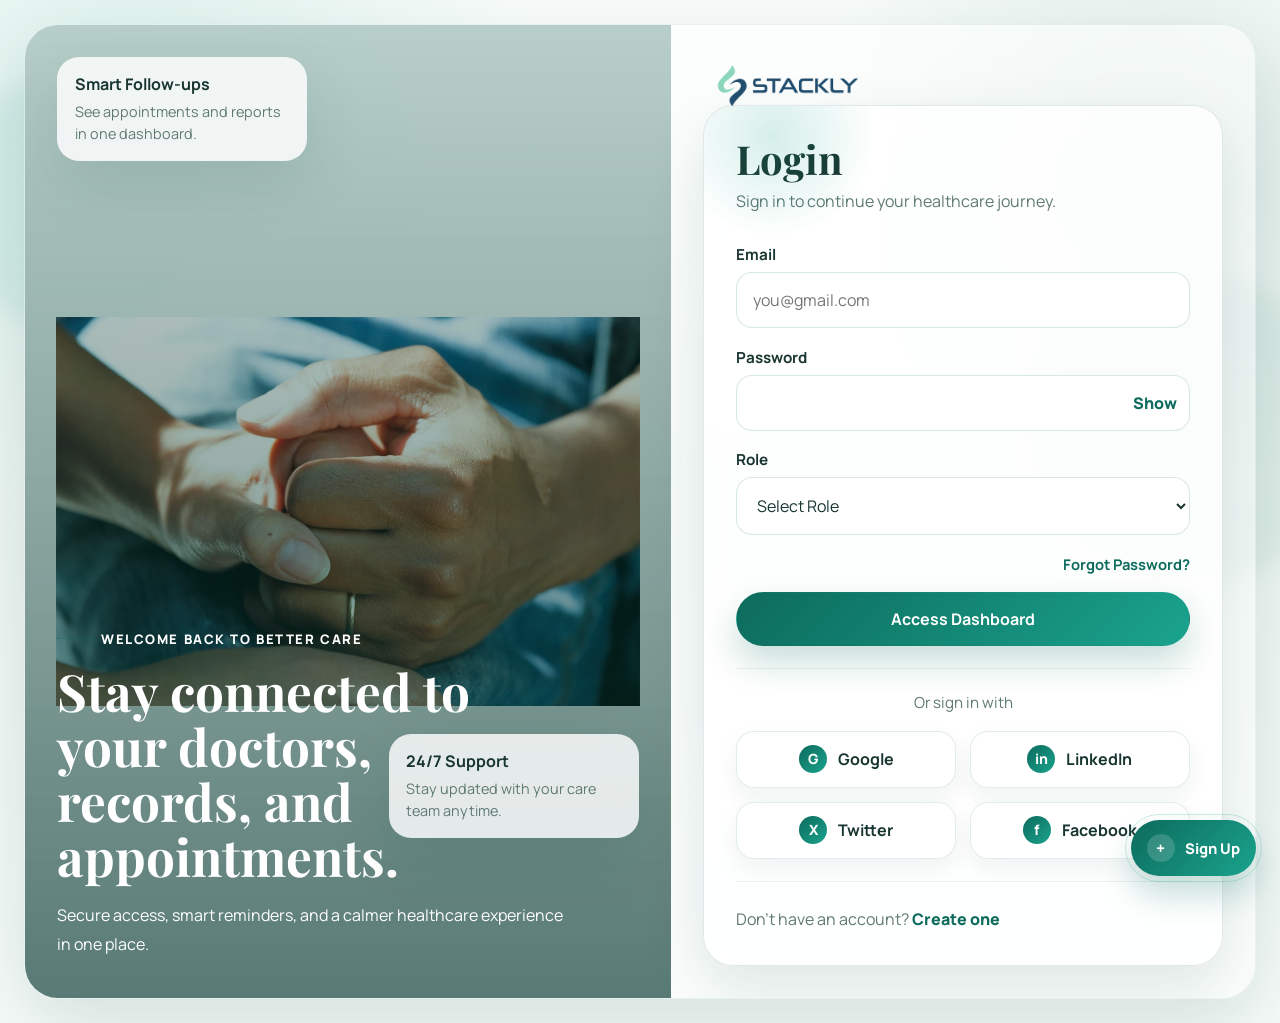
<file: index.html>
<!DOCTYPE html>
<html lang="en">
<head>
    <meta charset="UTF-8">
    <meta http-equiv="refresh" content="0; url=login.html">
    <meta name="viewport" content="width=device-width, initial-scale=1.0">
    <title>Redirecting to Login</title>
    <script>
        window.location.replace('login.html');
    </script>
</head>
<body>
    <p>Redirecting to <a href="login.html">login page</a>...</p>
</body>
</html>
</file>
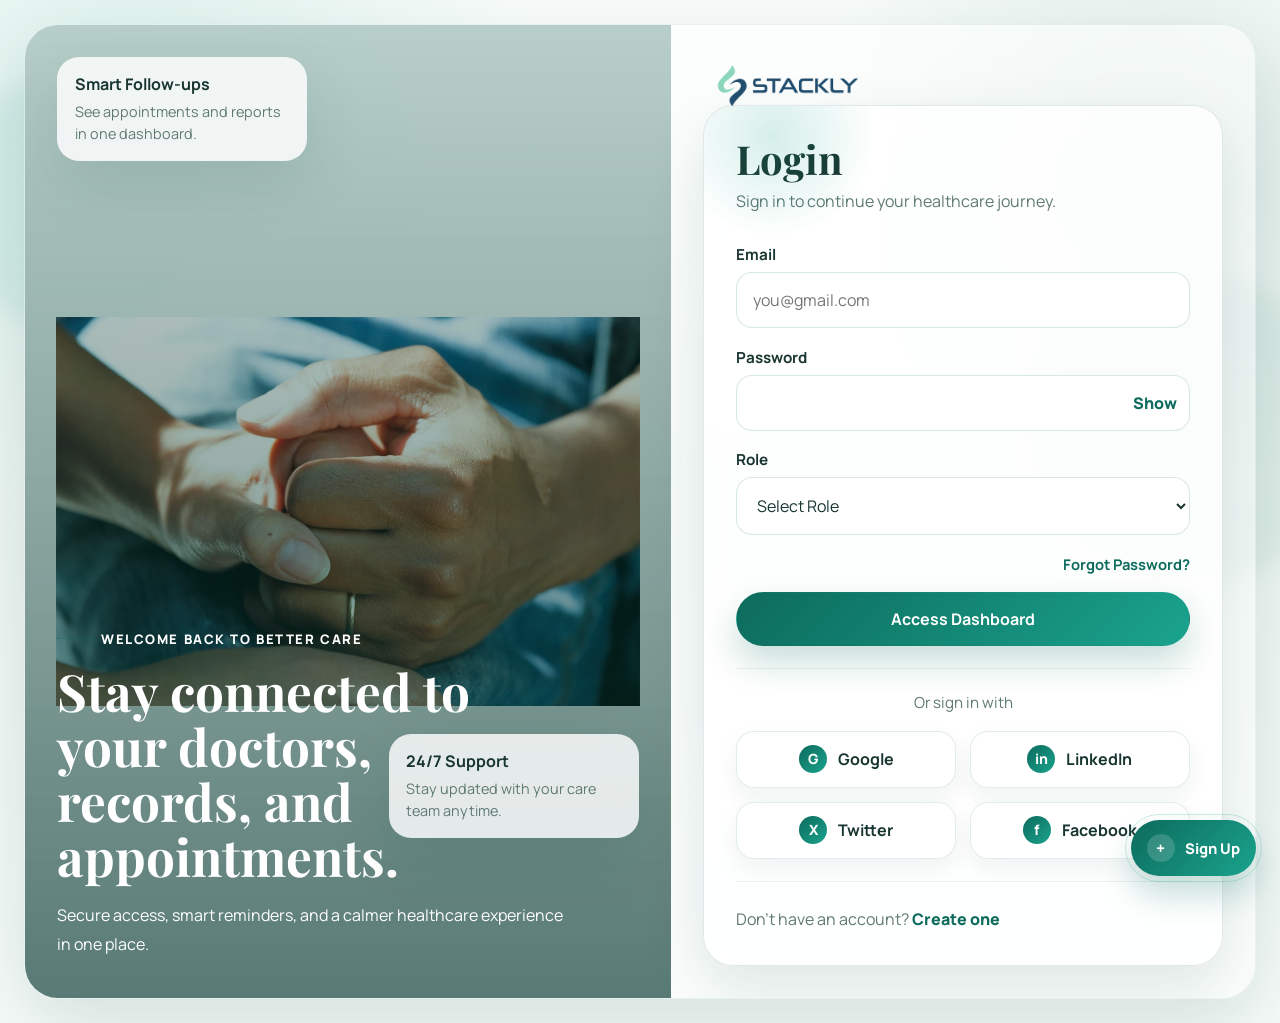
<file: dashboard.html>
<!DOCTYPE html>
<html lang="en">
<head>
    <meta charset="UTF-8">
    <meta name="viewport" content="width=device-width, initial-scale=1.0">
    <meta name="description" content="Responsive Stackly Health AI dashboard optimized for mobile, tablet, and desktop healthcare workflows.">
    <meta name="theme-color" content="#0d6b5d">
    <title>Dashboard | Stackly Health AI</title>
    <link rel="stylesheet" href="style.css">
</head>
<body class="dashboard-page">
    <div class="dashboard-container">
        <aside class="sidebar">
            <div class="sidebar-header">
                <a href="dashboard.html" class="auth-brand sidebar-brand">
                    <img class="site-logo" src="assets/Logo.webp" alt="Stackly logo">
                </a>
                <button type="button" class="sidebar-close" id="sidebarCloseBtn" aria-label="Close dashboard menu">x</button>
            </div>
            <nav class="sidebar-nav">
                <ul>
                    <li class="active"><a href="#" data-section="overviewSection">Dashboard</a></li>
                    <li><a href="#" data-section="appointmentsSection">Appointments</a></li>
                    <li><a href="#" data-section="reportsSection">Reports</a></li>
                    <li><a href="#" id="logoutBtn">Logout</a></li>
                </ul>
            </nav>
        </aside>

        <main class="main-content">
            <header class="dashboard-header">
                <div class="dashboard-header-main">
                    <button type="button" class="dashboard-menu-toggle" id="dashboardMenuToggle" aria-label="Toggle dashboard menu" aria-expanded="false">
                        <span></span>
                        <span></span>
                        <span></span>
                    </button>
                    <div>
                        <p class="dashboard-kicker" id="dashboardKicker">Care command center</p>
                        <h1 id="welcomeMessage">Welcome, User</h1>
                    </div>
                </div>
                <div class="dashboard-user-panel">
                    <span class="dashboard-user-email" id="dashboardUserEmail">user@example.com</span>
                    <button type="button" class="btn btn-outline btn-logout" id="dashboardLogoutBtn">Logout</button>
                </div>
            </header>

            <div class="dashboard-actions" id="dashboardActions">
                <a href="404.html" class="btn btn-primary" id="actionBtn1">Open</a>
                <a href="404.html" class="btn btn-outline" id="actionBtn2">Open</a>
                <a href="404.html" class="btn btn-outline" id="actionBtn3">Open</a>
                <a href="404.html" class="btn btn-outline" id="actionBtn4">Open</a>
            </div>

            <div class="dashboard-content">
                <section id="overviewSection">
                    <div id="doctorDashboard" class="role-dashboard">
                        <div class="role-hero role-hero-doctor" data-animate="zoom-in">
                            <div class="role-hero-copy">
                                <span class="eyebrow">Doctor Workspace</span>
                                <h2>Run your clinic day with faster decisions and calmer patient flow.</h2>
                                <p>Track consultations, review pending follow-ups, and keep your team aligned during a busy shift.</p>
                                <div class="hero-tags">
                                    <span>Ward handoff ready</span>
                                    <span>Lab alerts synced</span>
                                    <span>Focus mode on</span>
                                </div>
                            </div>
                            <div class="hero-orbit">
                                <div class="orbit-card">
                                    <strong>92%</strong>
                                    <span>Schedule utilization</span>
                                </div>
                                <div class="orbit-card orbit-card-alt">
                                    <strong>6</strong>
                                    <span>Critical follow-ups</span>
                                </div>
                            </div>
                        </div>

                        <div class="stats-cards">
                            <div class="stat-card">
                                <div class="stat-icon">MD</div>
                                <div class="stat-info">
                                    <h3>18</h3>
                                    <p>Consultations Today</p>
                                </div>
                            </div>
                            <div class="stat-card">
                                <div class="stat-icon">PT</div>
                                <div class="stat-info">
                                    <h3>34</h3>
                                    <p>Active Patients</p>
                                </div>
                            </div>
                            <div class="stat-card">
                                <div class="stat-icon">RX</div>
                                <div class="stat-info">
                                    <h3>12</h3>
                                    <p>Prescriptions Ready</p>
                                </div>
                            </div>
                            <div class="stat-card">
                                <div class="stat-icon">FU</div>
                                <div class="stat-info">
                                    <h3>4</h3>
                                    <p>Follow-ups Due</p>
                                </div>
                            </div>
                        </div>

                        <div class="charts-section">
                            <div class="chart-card">
                                <h3>Clinic Rhythm</h3>
                                <p class="card-intro">Morning slots are full, while late afternoon still has room for quick reviews.</p>
                                <div class="chart-placeholder">
                                    <div class="chart-bar" style="height: 72%;"></div>
                                    <div class="chart-bar" style="height: 92%;"></div>
                                    <div class="chart-bar" style="height: 68%;"></div>
                                    <div class="chart-bar" style="height: 81%;"></div>
                                </div>
                            </div>
                            <div class="chart-card">
                                <h3>Recovery Trend</h3>
                                <p class="card-intro">Post-treatment recovery scores have stayed above target for the last three days.</p>
                                <div class="chart-placeholder">
                                    <div class="chart-line"></div>
                                </div>
                            </div>
                        </div>

                        <div class="dashboard-grid">
                            <div class="dashboard-panel">
                                <h3>On Duty Team</h3>
                                <div class="dashboard-list">
                                    <div class="dashboard-list-item">
                                        <span>Dr. Emily Smith</span>
                                        <strong>Available</strong>
                                    </div>
                                    <div class="dashboard-list-item">
                                        <span>Dr. Michael Johnson</span>
                                        <strong>In Surgery</strong>
                                    </div>
                                    <div class="dashboard-list-item">
                                        <span>Nurse Sarah Williams</span>
                                        <strong>Ward A</strong>
                                    </div>
                                </div>
                            </div>

                            <div class="dashboard-panel priority-panel">
                                <h3>Priority Queue</h3>
                                <div class="priority-stack">
                                    <div class="priority-item">
                                        <span>Room 12 lab review</span>
                                        <strong>High</strong>
                                    </div>
                                    <div class="priority-item">
                                        <span>Discharge approval for Mr. Cole</span>
                                        <strong>Medium</strong>
                                    </div>
                                    <div class="priority-item">
                                        <span>Cardiology callback</span>
                                        <strong>Today</strong>
                                    </div>
                                </div>
                            </div>
                        </div>

                        <div class="dashboard-panel">
                            <h3>Specialist Team</h3>
                            <p class="card-intro">Keep your care team visible during the shift with a quick view of the specialists leading today’s patient rounds.</p>
                            <div class="doctor-showcase">
                                <article class="doctor-card featured">
                                    <div class="doctor-photo-wrap">
                                        <img class="doctor-photo" src="assets/Emilly smith.webp" alt="Portrait of Dr. Emily Smith">
                                    </div>
                                    <div class="doctor-info">
                                        <h3>Dr. Emily Smith</h3>
                                        <strong class="doctor-role">Cardiology Lead</strong>
                                        <p>Cardiology lead coordinating complex follow-up reviews and ward consults.</p>
                                        <span>On rounds now</span>
                                    </div>
                                </article>
                                <article class="doctor-card">
                                    <div class="doctor-photo-wrap">
                                        <img class="doctor-photo" src="assets/Michael johnson.webp" alt="Portrait of Dr. Michael Johnson">
                                    </div>
                                    <div class="doctor-info">
                                        <h3>Dr. Michael Johnson</h3>
                                        <strong class="doctor-role">General Surgery</strong>
                                        <p>General surgery specialist covering post-op recovery planning and case handoff.</p>
                                        <span>Next surgery at 2:30 PM</span>
                                    </div>
                                </article>
                                <article class="doctor-card">
                                    <div class="doctor-photo-wrap">
                                        <img class="doctor-photo" src="assets/Sarah williams.webp" alt="Portrait of Dr. Sarah Williams">
                                    </div>
                                    <div class="doctor-info">
                                        <h3>Dr. Sarah Williams</h3>
                                        <strong class="doctor-role">Internal Medicine</strong>
                                        <p>Internal medicine consultant monitoring long-term treatment plans and discharge readiness.</p>
                                        <span>Available for consults</span>
                                    </div>
                                </article>
                            </div>
                        </div>

                        <div class="activity-section">
                            <h3>Doctor Activity</h3>
                            <div class="activity-list">
                                <div class="activity-item">
                                    <div class="activity-icon">LAB</div>
                                    <div class="activity-content">
                                        <p>Reviewed blood panel for Patient #212 and flagged one follow-up.</p>
                                        <span>1 hour ago</span>
                                    </div>
                                </div>
                                <div class="activity-item">
                                    <div class="activity-icon">PLAN</div>
                                    <div class="activity-content">
                                        <p>Updated the recovery plan for a post-op patient in Ward B.</p>
                                        <span>3 hours ago</span>
                                    </div>
                                </div>
                                <div class="activity-item">
                                    <div class="activity-icon">RX</div>
                                    <div class="activity-content">
                                        <p>Approved three repeat prescriptions before the pharmacy cutoff.</p>
                                        <span>5 hours ago</span>
                                    </div>
                                </div>
                            </div>
                        </div>
                    </div>

                    <div id="patientDashboard" class="role-dashboard hidden">
                        <div class="role-hero role-hero-patient" data-animate="zoom-in">
                            <div class="role-hero-copy">
                                <span class="eyebrow">Patient Dashboard</span>
                                <h2>Your care journey is easier to follow when every update feels clear and friendly.</h2>
                                <p>See your next visit, track wellness goals, and stay on top of medication and reports without stress.</p>
                                <div class="hero-tags">
                                    <span>Medication reminders</span>
                                    <span>Doctor notes available</span>
                                    <span>Insurance updated</span>
                                </div>
                            </div>
                            <div class="hero-orbit">
                                <div class="orbit-card">
                                    <strong>85%</strong>
                                    <span>Wellness score</span>
                                </div>
                                <div class="orbit-card orbit-card-alt">
                                    <strong>2</strong>
                                    <span>Upcoming visits</span>
                                </div>
                            </div>
                        </div>

                        <div class="stats-cards">
                            <div class="stat-card">
                                <div class="stat-icon">AP</div>
                                <div class="stat-info">
                                    <h3>2</h3>
                                    <p>Upcoming Appointments</p>
                                </div>
                            </div>
                            <div class="stat-card">
                                <div class="stat-icon">RX</div>
                                <div class="stat-info">
                                    <h3>3</h3>
                                    <p>Active Prescriptions</p>
                                </div>
                            </div>
                            <div class="stat-card">
                                <div class="stat-icon">WL</div>
                                <div class="stat-info">
                                    <h3>85%</h3>
                                    <p>Wellness Score</p>
                                </div>
                            </div>
                            <div class="stat-card">
                                <div class="stat-icon">HR</div>
                                <div class="stat-info">
                                    <h3>72 bpm</h3>
                                    <p>Latest Pulse</p>
                                </div>
                            </div>
                        </div>

                        <div class="charts-section">
                            <div class="chart-card">
                                <h3>Weekly Progress</h3>
                                <p class="card-intro">Hydration, movement, and sleep goals are trending in the right direction this week.</p>
                                <div class="chart-placeholder">
                                    <div class="chart-bar" style="height: 58%;"></div>
                                    <div class="chart-bar" style="height: 82%;"></div>
                                    <div class="chart-bar" style="height: 71%;"></div>
                                    <div class="chart-bar" style="height: 88%;"></div>
                                </div>
                            </div>
                            <div class="chart-card">
                                <h3>Medication Consistency</h3>
                                <p class="card-intro">Your reminder completion rate is holding steady with only one missed dose this week.</p>
                                <div class="chart-placeholder">
                                    <div class="chart-line"></div>
                                </div>
                            </div>
                        </div>

                        <div class="dashboard-grid">
                            <div class="dashboard-panel">
                                <h3>Care Plan Summary</h3>
                                <div class="dashboard-list">
                                    <div class="dashboard-list-item">
                                        <span>Prescription refill request</span>
                                        <strong>Today</strong>
                                    </div>
                                    <div class="dashboard-list-item">
                                        <span>Follow-up with Dr. Reed</span>
                                        <strong>Tomorrow</strong>
                                    </div>
                                    <div class="dashboard-list-item">
                                        <span>Lab report review</span>
                                        <strong>Within 24 hrs</strong>
                                    </div>
                                </div>
                            </div>

                            <div class="dashboard-panel priority-panel">
                                <h3>Healthy Habits</h3>
                                <div class="priority-stack">
                                    <div class="priority-item">
                                        <span>Walk for 30 minutes</span>
                                        <strong>Goal</strong>
                                    </div>
                                    <div class="priority-item">
                                        <span>Drink 2 liters of water</span>
                                        <strong>On track</strong>
                                    </div>
                                    <div class="priority-item">
                                        <span>Sleep before 11 PM</span>
                                        <strong>Tonight</strong>
                                    </div>
                                </div>
                            </div>
                        </div>

                        <div class="activity-section">
                            <h3>Patient Notes</h3>
                            <div class="activity-list">
                                <div class="activity-item">
                                    <div class="activity-icon">VISIT</div>
                                    <div class="activity-content">
                                        <p>Your follow-up with Dr. Reed is prepared with notes and questions ready.</p>
                                        <span>Tomorrow, 10:00 AM</span>
                                    </div>
                                </div>
                                <div class="activity-item">
                                    <div class="activity-icon">RX</div>
                                    <div class="activity-content">
                                        <p>Your prescription refill has been approved and sent to the pharmacy.</p>
                                        <span>Today</span>
                                    </div>
                                </div>
                                <div class="activity-item">
                                    <div class="activity-icon">LAB</div>
                                    <div class="activity-content">
                                        <p>A new report is available with a short doctor summary in plain language.</p>
                                        <span>3 hours ago</span>
                                    </div>
                                </div>
                            </div>
                        </div>
                    </div>

                    <div id="adminDashboard" class="role-dashboard hidden">
                        <div class="role-hero role-hero-admin" data-animate="zoom-in">
                            <div class="role-hero-copy">
                                <span class="eyebrow">Admin Control</span>
                                <h2>Keep the platform secure, responsive, and fully staffed across every care workflow.</h2>
                                <p>Watch onboarding, uptime, support requests, and security alerts from one high-visibility command center.</p>
                                <div class="hero-tags">
                                    <span>Approvals pending</span>
                                    <span>Uptime stable</span>
                                    <span>Audit trail live</span>
                                </div>
                            </div>
                            <div class="hero-orbit">
                                <div class="orbit-card">
                                    <strong>99.99%</strong>
                                    <span>Platform uptime</span>
                                </div>
                                <div class="orbit-card orbit-card-alt">
                                    <strong>14</strong>
                                    <span>Pending requests</span>
                                </div>
                            </div>
                        </div>

                        <div class="stats-cards">
                            <div class="stat-card">
                                <div class="stat-icon">USR</div>
                                <div class="stat-info">
                                    <h3>420</h3>
                                    <p>Total Users</p>
                                </div>
                            </div>
                            <div class="stat-card">
                                <div class="stat-icon">DOC</div>
                                <div class="stat-info">
                                    <h3>78</h3>
                                    <p>Active Doctors</p>
                                </div>
                            </div>
                            <div class="stat-card">
                                <div class="stat-icon">REQ</div>
                                <div class="stat-info">
                                    <h3>14</h3>
                                    <p>Pending Requests</p>
                                </div>
                            </div>
                            <div class="stat-card">
                                <div class="stat-icon">ALR</div>
                                <div class="stat-info">
                                    <h3>7</h3>
                                    <p>System Alerts</p>
                                </div>
                            </div>
                        </div>

                        <div class="charts-section">
                            <div class="chart-card">
                                <h3>Platform Usage</h3>
                                <p class="card-intro">Traffic remains high after lunch, with admin approvals peaking just before evening.</p>
                                <div class="chart-placeholder">
                                    <div class="chart-bar" style="height: 91%;"></div>
                                    <div class="chart-bar" style="height: 76%;"></div>
                                    <div class="chart-bar" style="height: 84%;"></div>
                                    <div class="chart-bar" style="height: 96%;"></div>
                                </div>
                            </div>
                            <div class="chart-card">
                                <h3>Account Growth</h3>
                                <p class="card-intro">New registrations continue to rise while verification clearance times are improving.</p>
                                <div class="chart-placeholder">
                                    <div class="chart-line"></div>
                                </div>
                            </div>
                        </div>

                        <div class="dashboard-grid">
                            <div class="dashboard-panel">
                                <h3>Operations Summary</h3>
                                <div class="dashboard-list">
                                    <div class="dashboard-list-item">
                                        <span>Pending approvals</span>
                                        <strong>14</strong>
                                    </div>
                                    <div class="dashboard-list-item">
                                        <span>Security alerts</span>
                                        <strong>7</strong>
                                    </div>
                                    <div class="dashboard-list-item">
                                        <span>Service uptime</span>
                                        <strong>99.99%</strong>
                                    </div>
                                </div>
                            </div>

                            <div class="dashboard-panel priority-panel">
                                <h3>Control Tower</h3>
                                <div class="priority-stack">
                                    <div class="priority-item">
                                        <span>Approve 5 doctor profiles</span>
                                        <strong>Queue</strong>
                                    </div>
                                    <div class="priority-item">
                                        <span>Review API latency spike</span>
                                        <strong>Watch</strong>
                                    </div>
                                    <div class="priority-item">
                                        <span>Rotate weekly audit export</span>
                                        <strong>Today</strong>
                                    </div>
                                </div>
                            </div>
                        </div>

                        <div class="activity-section">
                            <h3>Admin Activity</h3>
                            <div class="activity-list">
                                <div class="activity-item">
                                    <div class="activity-icon">OK</div>
                                    <div class="activity-content">
                                        <p>Approved new doctor accounts and pushed them to live access.</p>
                                        <span>30 minutes ago</span>
                                    </div>
                                </div>
                                <div class="activity-item">
                                    <div class="activity-icon">AUTH</div>
                                    <div class="activity-content">
                                        <p>Reviewed role permissions for staff who changed departments.</p>
                                        <span>2 hours ago</span>
                                    </div>
                                </div>
                                <div class="activity-item">
                                    <div class="activity-icon">SAFE</div>
                                    <div class="activity-content">
                                        <p>Completed the daily security audit with no critical issues detected.</p>
                                        <span>5 hours ago</span>
                                    </div>
                                </div>
                            </div>
                        </div>
                    </div>
                </section>

                <section id="appointmentsSection" class="hidden">
                    <div class="section-header">
                        <h2 id="appointmentsTitle">Appointments</h2>
                        <p id="appointmentsDescription">View upcoming schedules and coordination details.</p>
                    </div>
                    <div class="stats-cards" id="appointmentsStats"></div>
                    <div class="activity-section">
                        <h3 id="appointmentsListTitle">Appointment Details</h3>
                        <div class="activity-list" id="appointmentsList"></div>
                    </div>
                </section>

                <section id="reportsSection" class="hidden">
                    <div class="section-header">
                        <h2 id="reportsTitle">Reports</h2>
                        <p id="reportsDescription">Access recent reports, analytics summaries, and health records.</p>
                    </div>
                    <div class="stats-cards" id="reportsStats"></div>
                    <div class="activity-section">
                        <h3 id="reportsListTitle">Latest Reports</h3>
                        <div class="activity-list" id="reportsList"></div>
                    </div>
                </section>
            </div>
        </main>
    </div>

    <a href="#overviewSection" class="fab-button fab-button-dashboard" aria-label="Back to top of dashboard">
        <span class="fab-icon">^</span>
        <span class="fab-label">Top</span>
    </a>

    <div class="site-orbs" aria-hidden="true">
        <span class="orb orb-one"></span>
        <span class="orb orb-two"></span>
        <span class="orb orb-three"></span>
    </div>

    <script src="script.js"></script>
</body>
</html>
</file>
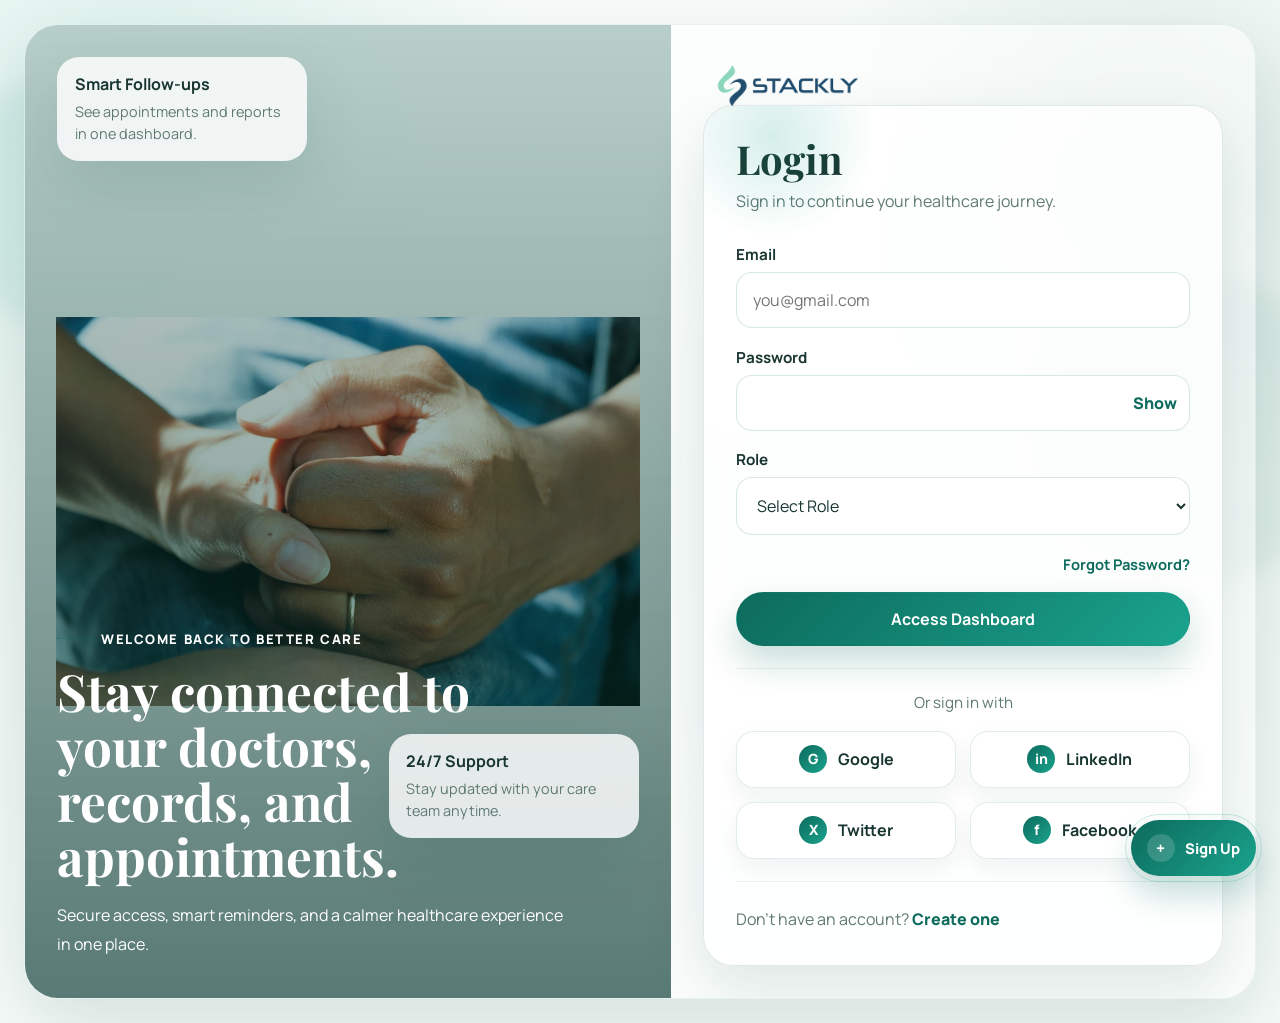
<file: login.html>
<!DOCTYPE html>
<html lang="en">
<head>
    <meta charset="UTF-8">
    <meta name="viewport" content="width=device-width, initial-scale=1.0">
    <meta name="description" content="Secure responsive login for Stackly Health AI with modern healthcare-inspired design across mobile, tablet, and desktop.">
    <meta name="theme-color" content="#0d6b5d">
    <title>Login | Stackly Health AI</title>
    <link rel="preconnect" href="https://fonts.googleapis.com">
    <link rel="preconnect" href="https://fonts.gstatic.com" crossorigin>
    <link href="https://fonts.googleapis.com/css2?family=Manrope:wght@400;500;600;700;800&family=Playfair+Display:wght@600;700&display=swap" rel="stylesheet">
    <link rel="stylesheet" href="style.css">
</head>
<body class="auth-page">
    <div class="auth-shell">
        <section class="auth-visual login-visual" data-animate="fade-right">
            <img src="assets/login page.webp" alt="Doctor helping a patient">
            <div class="auth-visual-overlay"></div>
            <div class="auth-visual-content">
                <span class="eyebrow">Welcome back to better care</span>
                <h1>Stay connected to your doctors, records, and appointments.</h1>
                <p>Secure access, smart reminders, and a calmer healthcare experience in one place.</p>
            </div>
            <div class="auth-floating-card auth-floating-top">
                <strong>Smart Follow-ups</strong>
                <span>See appointments and reports in one dashboard.</span>
            </div>
            <div class="auth-floating-card auth-floating-bottom">
                <strong>24/7 Support</strong>
                <span>Stay updated with your care team anytime.</span>
            </div>
        </section>

        <section class="auth-panel" data-animate="fade-left">
            <a href="index.html" class="auth-brand">
                <img class="site-logo" src="assets/Logo.webp" alt="Stackly logo">
            </a>
            <div class="auth-card auth-card-animated">
                <div class="auth-header">
                    <h2>Login</h2>
                    <p>Sign in to continue your healthcare journey.</p>
                </div>
                <form id="loginForm" class="auth-form" autocomplete="off">
                    <div class="form-group">
                        <label for="email">Email</label>
                        <input type="email" id="email" name="email" placeholder="you@gmail.com" required autocomplete="off" autocorrect="off" autocapitalize="none" spellcheck="false">
                    </div>
                    <div class="form-group">
                        <label for="password">Password</label>
                        <div class="password-input">
                            <input type="password" id="password" name="password" required autocomplete="new-password" autocorrect="off" autocapitalize="none" spellcheck="false">
                            <button type="button" class="password-toggle" id="passwordToggle" aria-label="Toggle password visibility">Show</button>
                        </div>
                    </div>
                    <div class="form-group">
                        <label for="role">Role</label>
                        <select id="role" name="role" required autocomplete="off">
                            <option value="">Select Role</option>
                            <option value="doctor">Doctor</option>
                            <option value="patient">Patient</option>
                            <option value="admin">Admin</option>
                        </select>
                    </div>
                    <div class="form-options">
                        <a href="404.html" class="forgot-password">Forgot Password?</a>
                    </div>
                    <button type="submit" class="btn btn-primary btn-full">Access Dashboard</button>
                    <div class="social-auth">
                        <p>Or sign in with</p>
                        <div class="social-auth-grid">
                            <a href="404.html" class="social-auth-btn" aria-label="Sign in with Google">
                                <span class="social-auth-icon">G</span>
                                <span>Google</span>
                            </a>
                            <a href="404.html" class="social-auth-btn" aria-label="Sign in with LinkedIn">
                                <span class="social-auth-icon">in</span>
                                <span>LinkedIn</span>
                            </a>
                            <a href="404.html" class="social-auth-btn" aria-label="Sign in with Twitter">
                                <span class="social-auth-icon">X</span>
                                <span>Twitter</span>
                            </a>
                            <a href="404.html" class="social-auth-btn" aria-label="Sign in with Facebook">
                                <span class="social-auth-icon">f</span>
                                <span>Facebook</span>
                            </a>
                        </div>
                    </div>
                </form>
                <div class="auth-footer">
                    <p>Don't have an account? <a href="signup.html">Create one</a></p>
                </div>
            </div>
        </section>
    </div>

    <a href="signup.html" class="fab-button" aria-label="Create account">
        <span class="fab-icon">+</span>
        <span class="fab-label">Sign Up</span>
    </a>

    <div class="site-orbs" aria-hidden="true">
        <span class="orb orb-one"></span>
        <span class="orb orb-two"></span>
        <span class="orb orb-three"></span>
    </div>

    <script src="script.js"></script>
</body>
</html>
</file>
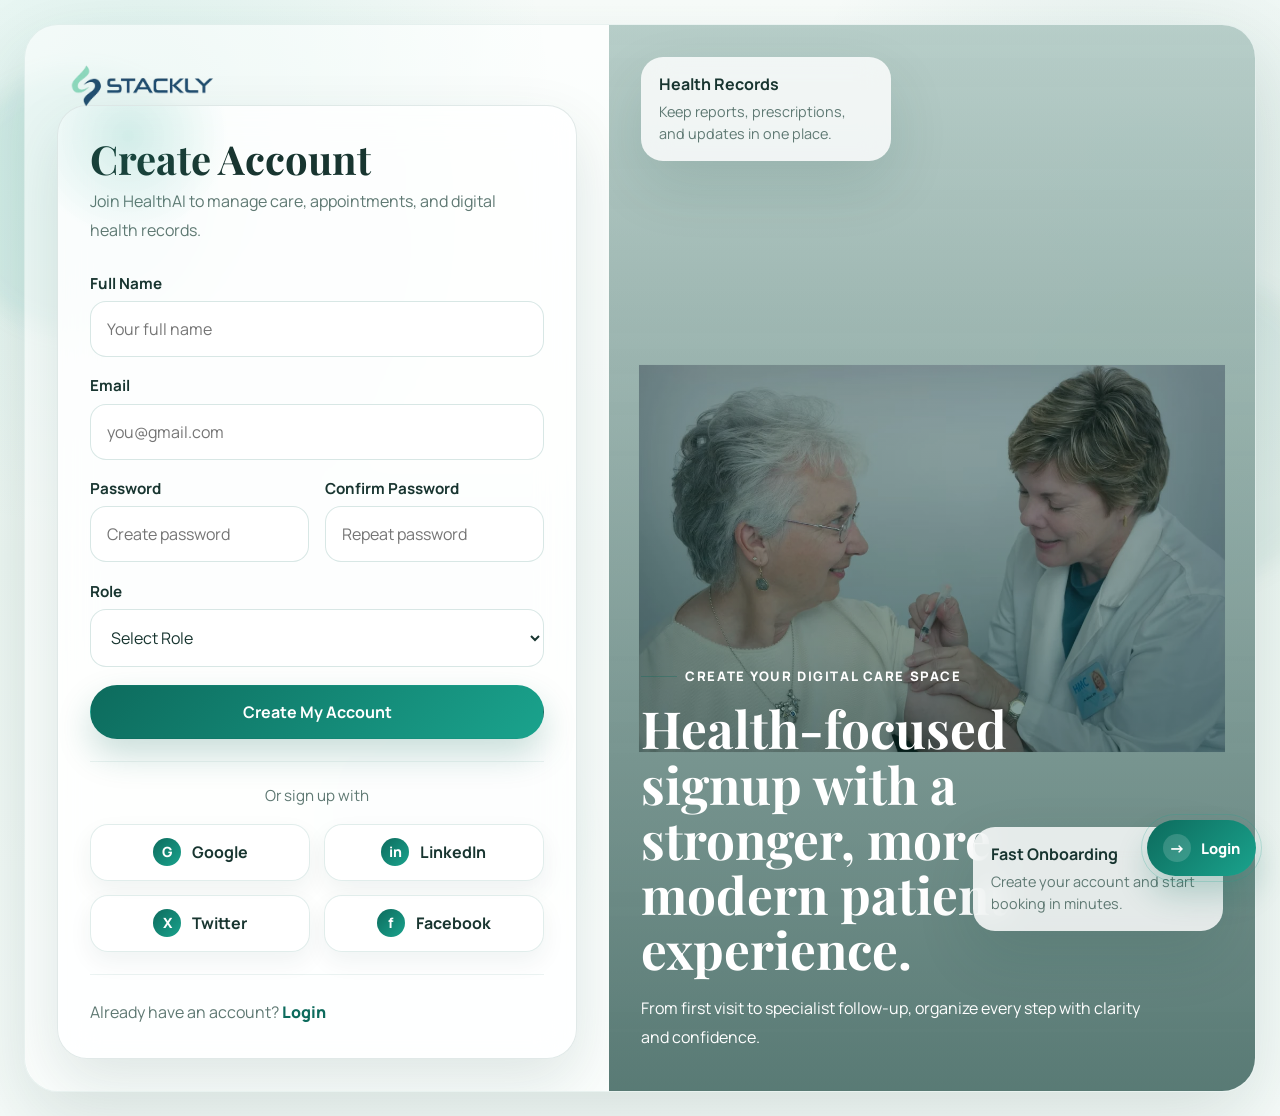
<file: signup.html>
<!DOCTYPE html>
<html lang="en">
<head>
    <meta charset="UTF-8">
    <meta name="viewport" content="width=device-width, initial-scale=1.0">
    <meta name="description" content="Responsive signup experience for Stackly Health AI with premium healthcare styling and mobile-first layout.">
    <meta name="theme-color" content="#0d6b5d">
    <title>Sign Up | Stackly Health AI</title>
    <link rel="preconnect" href="https://fonts.googleapis.com">
    <link rel="preconnect" href="https://fonts.gstatic.com" crossorigin>
    <link href="https://fonts.googleapis.com/css2?family=Manrope:wght@400;500;600;700;800&family=Playfair+Display:wght@600;700&display=swap" rel="stylesheet">
    <link rel="stylesheet" href="style.css">
</head>
<body class="auth-page">
    <div class="auth-shell auth-shell-reverse">
        <section class="auth-panel" data-animate="fade-right">
            <a href="index.html" class="auth-brand">
                <img class="site-logo" src="assets/Logo.webp" alt="Stackly logo">
            </a>
            <div class="auth-card auth-card-animated">
                <div class="auth-header">
                    <h2>Create Account</h2>
                    <p>Join HealthAI to manage care, appointments, and digital health records.</p>
                </div>
                <form id="signupForm" class="auth-form" autocomplete="off">
                    <div class="form-group">
                        <label for="fullname">Full Name</label>
                        <input type="text" id="fullname" name="fullname" placeholder="Your full name" required autocomplete="name" inputmode="text">
                    </div>
                    <div class="form-group">
                        <label for="email">Email</label>
                        <input type="email" id="email" name="email" placeholder="you@gmail.com" required>
                    </div>
                    <div class="form-group two-col">
                        <div>
                            <label for="password">Password</label>
                            <input type="password" id="password" name="password" placeholder="Create password" required>
                        </div>
                        <div>
                            <label for="confirmPassword">Confirm Password</label>
                            <input type="password" id="confirmPassword" name="confirmPassword" placeholder="Repeat password" required>
                        </div>
                    </div>
                    <div class="form-group">
                        <label for="role">Role</label>
                        <select id="role" name="role" required>
                            <option value="">Select Role</option>
                            <option value="doctor">Doctor</option>
                            <option value="patient">Patient</option>
                            <option value="admin">Admin</option>
                        </select>
                    </div>
                    <button type="submit" class="btn btn-primary btn-full">Create My Account</button>
                    <div class="social-auth">
                        <p>Or sign up with</p>
                        <div class="social-auth-grid">
                            <a href="404.html" class="social-auth-btn" aria-label="Sign up with Google">
                                <span class="social-auth-icon">G</span>
                                <span>Google</span>
                            </a>
                            <a href="404.html" class="social-auth-btn" aria-label="Sign up with LinkedIn">
                                <span class="social-auth-icon">in</span>
                                <span>LinkedIn</span>
                            </a>
                            <a href="404.html" class="social-auth-btn" aria-label="Sign up with Twitter">
                                <span class="social-auth-icon">X</span>
                                <span>Twitter</span>
                            </a>
                            <a href="404.html" class="social-auth-btn" aria-label="Sign up with Facebook">
                                <span class="social-auth-icon">f</span>
                                <span>Facebook</span>
                            </a>
                        </div>
                    </div>
                </form>
                <div class="auth-footer">
                    <p>Already have an account? <a href="login.html">Login</a></p>
                </div>
            </div>
        </section>

        <section class="auth-visual signup-visual" data-animate="fade-left">
            <img src="assets/sign in page.webp" alt="Medical staff in hospital corridor">
            <div class="auth-visual-overlay"></div>
            <div class="auth-visual-content">
                <span class="eyebrow">Create your digital care space</span>
                <h1>Health-focused signup with a stronger, more modern patient experience.</h1>
                <p>From first visit to specialist follow-up, organize every step with clarity and confidence.</p>
            </div>
            <div class="auth-floating-card auth-floating-top">
                <strong>Health Records</strong>
                <span>Keep reports, prescriptions, and updates in one place.</span>
            </div>
            <div class="auth-floating-card auth-floating-bottom">
                <strong>Fast Onboarding</strong>
                <span>Create your account and start booking in minutes.</span>
            </div>
        </section>
    </div>

    <a href="login.html" class="fab-button" aria-label="Open login page">
        <span class="fab-icon">→</span>
        <span class="fab-label">Login</span>
    </a>

    <div class="site-orbs" aria-hidden="true">
        <span class="orb orb-one"></span>
        <span class="orb orb-two"></span>
        <span class="orb orb-three"></span>
    </div>

    <script src="script.js"></script>
</body>
</html>
</file>
<file: style.css>
* {
    margin: 0;
    padding: 0;
    box-sizing: border-box;
}

:root {
    --bg: #f4fbf8;
    --bg-soft: #e3f2ed;
    --surface: rgba(255, 255, 255, 0.78);
    --surface-strong: #ffffff;
    --surface-deep: #0b4f47;
    --text: #183530;
    --muted: #5f7973;
    --line: rgba(11, 79, 71, 0.12);
    --accent: #0d6b5d;
    --accent-2: #1aa38d;
    --accent-3: #d9f1ea;
    --shadow: 0 24px 60px rgba(18, 66, 57, 0.12);
    --shadow-soft: 0 14px 34px rgba(18, 66, 57, 0.10);
    --radius-lg: 32px;
    --radius-md: 22px;
    --radius-sm: 16px;
    --header-offset: 88px;
}

html {
    scroll-behavior: smooth;
}

body {
    font-family: 'Manrope', sans-serif;
    color: var(--text);
    background:
        radial-gradient(circle at 10% 10%, rgba(26, 163, 141, 0.12), transparent 28%),
        radial-gradient(circle at 90% 15%, rgba(13, 107, 93, 0.10), transparent 24%),
        linear-gradient(180deg, #f9fdfb 0%, #eef7f3 50%, #f7fcfa 100%);
    overflow-x: hidden;
    min-height: 100vh;
}

::selection {
    background: rgba(26, 163, 141, 0.22);
}

img {
    display: block;
    max-width: 100%;
}

a {
    color: inherit;
    text-decoration: none;
}

button,
input,
select,
textarea {
    font: inherit;
}

button,
a,
input,
select,
textarea {
    -webkit-tap-highlight-color: transparent;
}

.container {
    width: min(1180px, calc(100% - 2rem));
    margin: 0 auto;
}

.eyebrow {
    display: inline-flex;
    align-items: center;
    gap: 0.5rem;
    font-size: 0.82rem;
    letter-spacing: 0.12em;
    text-transform: uppercase;
    font-weight: 800;
    color: var(--accent);
    margin-bottom: 1rem;
}

.eyebrow::before {
    content: "";
    width: 36px;
    height: 1px;
    background: rgba(13, 107, 93, 0.35);
}

h1,
h2,
h3,
.nav-logo,
.auth-brand {
    font-family: 'Playfair Display', serif;
}

p {
    color: var(--muted);
    line-height: 1.8;
}

.section-shell {
    padding: 6rem 0;
}

.section-heading {
    text-align: center;
    max-width: 700px;
    margin: 0 auto 3rem;
}

.section-heading h2 {
    font-size: clamp(2rem, 4vw, 3.1rem);
    line-height: 1.15;
}

.btn {
    display: inline-flex;
    align-items: center;
    justify-content: center;
    min-height: 52px;
    padding: 0.95rem 1.5rem;
    border-radius: 999px;
    font-weight: 700;
    border: 1px solid transparent;
    cursor: pointer;
    transition: transform 0.3s ease, box-shadow 0.3s ease, background 0.3s ease, border-color 0.3s ease;
}

.btn:hover {
    transform: translateY(-2px);
}

.btn:focus-visible,
.fab-button:focus-visible,
.dashboard-menu-toggle:focus-visible,
.sidebar-close:focus-visible,
.password-toggle:focus-visible,
.hamburger:focus-visible,
input:focus-visible,
select:focus-visible,
textarea:focus-visible,
a:focus-visible {
    outline: 3px solid rgba(26, 163, 141, 0.25);
    outline-offset: 3px;
}

.btn-primary {
    color: #fff;
    background: linear-gradient(135deg, var(--accent) 0%, var(--accent-2) 100%);
    box-shadow: 0 16px 34px rgba(13, 107, 93, 0.22);
}

.btn-outline {
    color: var(--accent);
    background: rgba(255, 255, 255, 0.72);
    border-color: rgba(13, 107, 93, 0.14);
    box-shadow: 0 8px 24px rgba(19, 61, 54, 0.06);
}

.btn-full {
    width: 100%;
}

.navbar {
    position: sticky;
    top: 0;
    z-index: 50;
    backdrop-filter: blur(18px);
    background: rgba(249, 253, 251, 0.82);
    border-bottom: 1px solid rgba(13, 107, 93, 0.08);
}

.navbar.scrolled {
    box-shadow: 0 16px 30px rgba(16, 56, 48, 0.08);
}

.nav-container {
    width: min(1240px, calc(100% - 2rem));
    margin: 0 auto;
    display: flex;
    align-items: center;
    justify-content: space-between;
    gap: 1rem;
    padding: 1rem 0;
}

.nav-logo,
.auth-brand {
    display: inline-flex;
    align-items: center;
    gap: 0.7rem;
    font-size: 1.6rem;
    font-weight: 700;
}

.site-logo {
    display: block;
    width: auto;
    height: 58px;
    object-fit: contain;
    border-radius: 12px;
}

.nav-menu {
    display: flex;
    list-style: none;
    gap: 1.5rem;
}

.nav-menu a {
    color: var(--text);
    font-weight: 700;
    font-size: 0.96rem;
}

.nav-buttons {
    display: flex;
    align-items: center;
    justify-content: flex-end;
    gap: 0.85rem;
    min-width: 290px;
}

.user-session {
    display: flex;
    align-items: center;
    gap: 0.75rem;
}

.user-session[hidden],
.nav-buttons .btn[hidden] {
    display: none !important;
}

.user-name {
    white-space: nowrap;
    font-weight: 700;
}

.btn-logout {
    min-height: 42px;
    padding: 0.7rem 1rem;
}

.hamburger {
    display: none;
    width: 48px;
    height: 48px;
    border: 0;
    background: transparent;
    flex-direction: column;
    align-items: center;
    justify-content: center;
    gap: 5px;
}

.hamburger span {
    width: 22px;
    height: 2px;
    background: var(--text);
    transition: transform 0.3s ease, opacity 0.3s ease;
}

.hero {
    padding: 4rem 0 3rem;
}

.hero-grid {
    display: grid;
    grid-template-columns: 1.05fr 0.95fr;
    gap: 2.5rem;
    align-items: center;
}

.hero-copy {
    position: relative;
    z-index: 2;
}

.hero-title {
    font-size: clamp(3rem, 6vw, 5rem);
    line-height: 1.02;
    max-width: 11ch;
    margin-bottom: 1.2rem;
}

.hero-subtitle {
    max-width: 610px;
    margin-bottom: 2rem;
    font-size: 1.05rem;
}

.hero-buttons {
    display: flex;
    flex-wrap: wrap;
    gap: 1rem;
    margin-bottom: 2rem;
}

.hero-metrics {
    display: grid;
    grid-template-columns: repeat(3, 1fr);
    gap: 1rem;
}

.metric-card {
    padding: 1.1rem 1rem;
    background: rgba(255, 255, 255, 0.72);
    border: 1px solid rgba(13, 107, 93, 0.1);
    border-radius: 20px;
    box-shadow: 0 12px 24px rgba(18, 66, 57, 0.06);
}

.metric-card strong {
    display: block;
    font-size: 1.6rem;
    color: var(--accent);
}

.metric-card span {
    display: block;
    margin-top: 0.2rem;
    color: var(--muted);
    font-size: 0.92rem;
}

.hero-visual {
    position: relative;
    min-height: 620px;
}

.hero-backdrop {
    position: absolute;
    inset: 4% 4% 10% 8%;
    border-radius: 40px;
    background: linear-gradient(180deg, rgba(215, 242, 235, 0.92), rgba(244, 251, 248, 0.4));
    filter: blur(0.5px);
}

.hero-photo-stack {
    position: absolute;
    inset: 0;
}

.hero-main-photo {
    position: absolute;
    inset: 10% 10% 0 12%;
    width: 78%;
    height: 82%;
    object-fit: cover;
    border-radius: 36px;
    box-shadow: var(--shadow);
}

.floating-badge {
    position: absolute;
    max-width: 220px;
    padding: 1rem 1.1rem;
    border-radius: 22px;
    background: rgba(255, 255, 255, 0.82);
    border: 1px solid rgba(13, 107, 93, 0.08);
    box-shadow: var(--shadow);
    animation: softFloat 6s ease-in-out infinite;
}

.floating-badge span {
    display: block;
}

.badge-title,
.badge-number {
    font-weight: 800;
    color: var(--text);
    margin-bottom: 0.35rem;
}

.badge-number {
    font-size: 1.7rem;
    color: var(--accent);
}

.badge-copy {
    color: var(--muted);
    font-size: 0.9rem;
    line-height: 1.5;
}

.badge-top {
    top: 12%;
    left: 0;
}

.badge-middle {
    top: 28%;
    right: 0;
    animation-delay: 1.5s;
}

.badge-bottom {
    bottom: 8%;
    right: 8%;
    animation-delay: 3s;
}

.service-grid,
.doctor-showcase,
.testimonial-strip {
    display: grid;
    gap: 1.4rem;
}

.service-grid {
    grid-template-columns: repeat(4, 1fr);
}

.service-card,
.testimonial-card,
.doctor-card,
.auth-card,
.contact-form,
.dashboard-panel,
.stat-card,
.chart-card,
.activity-item,
.dashboard-list-item {
    background: var(--surface);
    border: 1px solid var(--line);
    box-shadow: var(--shadow);
    backdrop-filter: blur(18px);
}

.service-card {
    padding: 1.8rem;
    border-radius: var(--radius-md);
    transition: transform 0.35s ease, box-shadow 0.35s ease;
}

.service-card:hover,
.doctor-card:hover,
.testimonial-card:hover,
.stat-card:hover,
.activity-item:hover {
    transform: translateY(-8px);
}

.service-icon {
    width: 52px;
    height: 52px;
    display: inline-flex;
    align-items: center;
    justify-content: center;
    border-radius: 16px;
    background: var(--accent-3);
    color: var(--accent);
    font-weight: 800;
    margin-bottom: 1rem;
}

.service-card h3 {
    font-size: 1.35rem;
    margin-bottom: 0.75rem;
}

.storyband {
    overflow: hidden;
}

.storyband-grid {
    display: grid;
    grid-template-columns: 1fr 1fr;
    gap: 2.5rem;
    align-items: center;
}

.storyband-media > img {
    border-radius: 30px;
    min-height: 380px;
    object-fit: cover;
    box-shadow: var(--shadow);
}

.storyband-mini-grid {
    display: grid;
    grid-template-columns: 1fr 1fr;
    gap: 1rem;
    margin-top: 1rem;
}

.storyband-mini-grid img {
    border-radius: 24px;
    height: 220px;
    object-fit: cover;
    box-shadow: 0 20px 36px rgba(18, 66, 57, 0.10);
}

.storyband-copy h2 {
    font-size: clamp(2rem, 4vw, 3.2rem);
    line-height: 1.1;
    margin-bottom: 1rem;
}

.mini-stats {
    display: grid;
    grid-template-columns: repeat(3, 1fr);
    gap: 1rem;
    margin: 2rem 0;
}

.mini-stat {
    padding: 1.2rem 1rem;
    background: rgba(255, 255, 255, 0.68);
    border-radius: 20px;
    border: 1px solid rgba(13, 107, 93, 0.08);
}

.mini-stat strong {
    display: block;
    font-size: 2rem;
    color: var(--accent);
}

.mini-stat span {
    display: block;
    font-size: 0.92rem;
    color: var(--muted);
    margin-top: 0.25rem;
}

.doctor-showcase {
    grid-template-columns: repeat(3, 1fr);
}

.doctor-card {
    position: relative;
    display: flex;
    flex-direction: column;
    align-items: center;
    border-radius: 30px;
    overflow: hidden;
    padding: 1.6rem 1.4rem 1.5rem;
    background:
        radial-gradient(circle at top, rgba(24, 166, 146, 0.12), transparent 58%),
        rgba(255, 255, 255, 0.96);
    border: 1px solid color-mix(in srgb, var(--role-accent) 12%, white);
    box-shadow: 0 14px 34px rgba(18, 66, 57, 0.10);
    transition: transform 0.35s ease, box-shadow 0.35s ease;
}

.doctor-photo-wrap {
    width: 190px;
    height: 190px;
    flex: 0 0 190px;
    padding: 8px;
    border-radius: 50%;
    background:
        linear-gradient(145deg, rgba(255, 255, 255, 0.95), rgba(216, 244, 239, 0.88));
    box-shadow:
        0 16px 30px rgba(13, 70, 60, 0.12),
        inset 0 1px 0 rgba(255, 255, 255, 0.72);
}

.doctor-photo {
    display: block;
    width: 100%;
    height: 100%;
    border-radius: 50%;
    object-fit: cover;
    object-position: center 20%;
    border: 3px solid rgba(255, 255, 255, 0.92);
}

.doctor-card.featured {
    transform: translateY(-12px);
    border: 1px solid rgba(26, 163, 141, 0.24);
}

.doctor-card:hover {
    transform: translateY(-6px);
    box-shadow: 0 20px 42px rgba(18, 66, 57, 0.14);
}

.doctor-info {
    width: 100%;
    padding: 1.4rem 0 0;
    text-align: center;
}

.doctor-info h3 {
    font-size: 1.5rem;
    margin-bottom: 0.3rem;
}

.doctor-role {
    display: inline-block;
    margin-bottom: 0.7rem;
    color: var(--role-accent);
    font-size: 0.88rem;
    font-weight: 800;
    letter-spacing: 0.08em;
    text-transform: uppercase;
}

.doctor-info p {
    margin-bottom: 0.5rem;
}

.doctor-info span {
    color: var(--accent);
    font-weight: 700;
    font-size: 0.92rem;
}

.testimonial-strip {
    grid-template-columns: repeat(3, 1fr);
}

.testimonial-card {
    padding: 1.8rem;
    border-radius: 26px;
}

.testimonial-card p {
    font-size: 1.03rem;
    color: var(--text);
    margin-bottom: 1.5rem;
}

.testimonial-author strong,
.testimonial-author span {
    display: block;
}

.testimonial-author span {
    color: var(--muted);
    font-size: 0.92rem;
}

.contact-shell {
    display: grid;
    grid-template-columns: 0.95fr 1.05fr;
    gap: 2rem;
    padding: 2rem;
    border-radius: 36px;
    background: linear-gradient(135deg, rgba(225, 243, 237, 0.9), rgba(255, 255, 255, 0.78));
    border: 1px solid rgba(13, 107, 93, 0.08);
    box-shadow: var(--shadow);
}

.contact-copy h2 {
    font-size: clamp(2rem, 4vw, 3rem);
    line-height: 1.1;
    margin-bottom: 1rem;
}

.contact-points {
    display: grid;
    gap: 0.8rem;
    margin-top: 1.8rem;
    color: var(--accent);
    font-weight: 700;
}

.contact-form {
    padding: 1.5rem;
    border-radius: 28px;
}

.form-grid {
    display: grid;
    grid-template-columns: repeat(2, 1fr);
    gap: 1rem;
}

.contact-form input,
.contact-form textarea,
.auth-form input,
.auth-form select {
    width: 100%;
    border: 1px solid rgba(13, 107, 93, 0.16);
    background: rgba(255, 255, 255, 0.88);
    border-radius: 16px;
    padding: 1rem 1rem;
    color: var(--text);
    outline: none;
    transition: border-color 0.25s ease, box-shadow 0.25s ease, transform 0.25s ease;
}

.contact-form textarea {
    resize: vertical;
    margin: 1rem 0 1.25rem;
}

.contact-form input:focus,
.contact-form textarea:focus,
.auth-form input:focus,
.auth-form select:focus {
    border-color: rgba(26, 163, 141, 0.7);
    box-shadow: 0 0 0 4px rgba(26, 163, 141, 0.12);
}

.footer {
    padding: 2rem 0 3rem;
}

.footer-inner {
    display: flex;
    justify-content: space-between;
    align-items: center;
    gap: 1rem;
    padding-top: 2rem;
    border-top: 1px solid rgba(13, 107, 93, 0.10);
}

.footer-links {
    display: flex;
    flex-wrap: wrap;
    gap: 1rem;
    color: var(--muted);
    font-weight: 700;
}

.auth-page {
    min-height: 100vh;
    padding: 1rem;
}

.auth-shell {
    width: min(1320px, 100%);
    min-height: calc(100vh - 2rem);
    margin: 0 auto;
    display: grid;
    grid-template-columns: 1fr;
    border-radius: 34px;
    overflow: hidden;
    background: rgba(255, 255, 255, 0.52);
    border: 1px solid rgba(13, 107, 93, 0.08);
    box-shadow: 0 30px 80px rgba(16, 56, 48, 0.14);
}

.auth-shell-reverse {
    grid-template-columns: 1fr;
}

.auth-visual,
.auth-panel {
    position: relative;
    min-height: auto;
}

.auth-visual {
    overflow: hidden;
    min-height: 360px;
    order: 1;
}

.auth-visual img {
    width: 100%;
    height: 100%;
    object-fit: cover;
    transform: scale(1.06);
    animation: slowZoom 16s ease-in-out infinite alternate;
}

.login-visual {
    background: linear-gradient(180deg, rgba(224, 242, 237, 0.88), rgba(244, 251, 248, 0.8));
}

.login-visual img {
    width: 100%;
    height: 100%;
    object-fit: contain;
    object-position: center;
    padding: 1.35rem;
    transform: scale(0.97);
    animation: none;
}

.signup-visual {
    background: linear-gradient(180deg, rgba(224, 242, 237, 0.92), rgba(244, 251, 248, 0.82));
}

.signup-visual img {
    width: 100%;
    height: 100%;
    object-fit: contain;
    object-position: center;
    padding: 1.5rem;
    transform: scale(0.98);
    animation: none;
}

.auth-visual-overlay {
    position: absolute;
    inset: 0;
    background: linear-gradient(180deg, rgba(7, 55, 48, 0.2), rgba(7, 55, 48, 0.66));
}

.auth-visual-content {
    position: absolute;
    left: 2rem;
    right: 2rem;
    bottom: 2.5rem;
    z-index: 2;
    max-width: 520px;
    color: #fff;
}

.auth-visual-content .eyebrow,
.auth-visual-content p,
.auth-visual-content h1 {
    color: #fff;
}

.auth-visual-content h1 {
    font-size: clamp(2.3rem, 4vw, 4rem);
    line-height: 1.08;
    margin-bottom: 1rem;
}

.auth-floating-card {
    position: absolute;
    z-index: 2;
    max-width: 250px;
    padding: 1rem 1.1rem;
    border-radius: 22px;
    background: rgba(255, 255, 255, 0.82);
    backdrop-filter: blur(14px);
    box-shadow: var(--shadow);
    animation: softFloat 7s ease-in-out infinite;
}

.auth-floating-card strong,
.auth-floating-card span {
    display: block;
}

.auth-floating-card strong {
    color: var(--text);
    margin-bottom: 0.35rem;
}

.auth-floating-card span {
    color: var(--muted);
    font-size: 0.9rem;
    line-height: 1.55;
}

.auth-floating-top {
    top: 2rem;
    left: 2rem;
    animation-duration: 6.2s;
}

.auth-floating-bottom {
    right: 2rem;
    bottom: 10rem;
    animation-delay: 2s;
    animation-duration: 7.4s;
}

.auth-panel {
    display: flex;
    flex-direction: column;
    justify-content: center;
    padding: 1rem;
    order: 2;
}

.auth-brand {
    position: sticky;
    top: 1rem;
    left: 0;
    z-index: 2;
    width: fit-content;
    padding: 0.7rem 0.85rem;
    border-radius: 18px;
    background: rgba(255, 255, 255, 0.9);
    backdrop-filter: blur(14px);
    box-shadow: var(--shadow-soft);
}

.auth-card {
    max-width: 100%;
    width: 100%;
    margin: 1rem auto 0;
    padding: 1.2rem;
    border-radius: 24px;
}

.auth-card-animated {
    position: relative;
    overflow: hidden;
    animation: cardLiftIn 0.9s cubic-bezier(0.22, 1, 0.36, 1) both;
}

.auth-card-animated::before {
    content: "";
    position: absolute;
    top: -80px;
    left: -40px;
    width: 220px;
    height: 220px;
    border-radius: 999px;
    background: radial-gradient(circle, rgba(26, 163, 141, 0.18), transparent 65%);
    animation: glowDrift 10s ease-in-out infinite;
    pointer-events: none;
}

.auth-header {
    margin-bottom: 1.75rem;
}

.auth-header h2 {
    font-size: clamp(1.95rem, 9vw, 2.5rem);
    line-height: 1.05;
    margin-bottom: 0.45rem;
}

.auth-form .form-group {
    margin-bottom: 1.15rem;
}

.auth-form .two-col {
    display: grid;
    grid-template-columns: 1fr 1fr;
    gap: 1rem;
}

.auth-form label {
    display: block;
    margin-bottom: 0.45rem;
    font-size: 0.95rem;
    font-weight: 700;
    color: var(--text);
}

.form-options {
    display: flex;
    justify-content: flex-end;
    margin-bottom: 1.15rem;
}

.forgot-password {
    color: var(--accent);
    font-weight: 700;
    font-size: 0.92rem;
}

.password-input {
    position: relative;
}

.password-toggle {
    position: absolute;
    top: 50%;
    right: 0.8rem;
    transform: translateY(-50%);
    border: 0;
    background: transparent;
    color: var(--accent);
    font-weight: 800;
    cursor: pointer;
}

.auth-footer {
    margin-top: 1.4rem;
    padding-top: 1.4rem;
    border-top: 1px solid rgba(13, 107, 93, 0.08);
}

.auth-footer a {
    color: var(--accent);
    font-weight: 800;
}

.social-auth {
    margin-top: 1.35rem;
    padding-top: 1.25rem;
    border-top: 1px solid rgba(13, 107, 93, 0.08);
}

.social-auth p {
    margin-bottom: 0.9rem;
    font-size: 0.95rem;
    color: var(--muted);
    text-align: center;
}

.social-auth-grid {
    display: grid;
    grid-template-columns: repeat(2, minmax(0, 1fr));
    gap: 0.85rem;
}

.social-auth-btn {
    display: inline-flex;
    align-items: center;
    justify-content: center;
    gap: 0.7rem;
    min-height: 52px;
    padding: 0.85rem 1rem;
    border-radius: 18px;
    background: rgba(255, 255, 255, 0.84);
    border: 1px solid rgba(13, 107, 93, 0.12);
    box-shadow: 0 10px 24px rgba(16, 56, 48, 0.06);
    color: var(--text);
    font-weight: 700;
    transition: transform 0.25s ease, box-shadow 0.25s ease, border-color 0.25s ease, background 0.25s ease;
}

.social-auth-btn:hover {
    transform: translateY(-3px);
    border-color: rgba(26, 163, 141, 0.28);
    box-shadow: 0 16px 30px rgba(16, 56, 48, 0.10);
    background: rgba(255, 255, 255, 0.96);
}

.social-auth-icon {
    display: inline-flex;
    align-items: center;
    justify-content: center;
    width: 28px;
    height: 28px;
    border-radius: 999px;
    background: linear-gradient(135deg, var(--accent), var(--accent-2));
    color: #ffffff;
    font-size: 0.88rem;
    font-weight: 800;
    line-height: 1;
    transition: transform 0.28s ease;
}

.social-auth-btn:hover .social-auth-icon {
    transform: rotate(8deg) scale(1.08);
}

.hidden {
    display: none !important;
}

.site-orbs {
    position: fixed;
    inset: 0;
    pointer-events: none;
    overflow: hidden;
    z-index: -1;
}

.orb {
    position: absolute;
    border-radius: 999px;
    filter: blur(12px);
    opacity: 0.55;
    animation: orbDrift 18s ease-in-out infinite alternate;
}

.orb-one {
    top: 8%;
    left: -4%;
    width: 260px;
    height: 260px;
    background: rgba(26, 163, 141, 0.16);
}

.orb-two {
    right: -5%;
    top: 30%;
    width: 320px;
    height: 320px;
    background: rgba(13, 107, 93, 0.12);
    animation-delay: 4s;
}

.orb-three {
    bottom: -8%;
    left: 25%;
    width: 260px;
    height: 260px;
    background: rgba(164, 224, 212, 0.18);
    animation-delay: 8s;
}

.fab-button {
    position: fixed;
    right: 1rem;
    bottom: 1rem;
    z-index: 60;
    display: inline-flex;
    align-items: center;
    gap: 0.65rem;
    min-height: 56px;
    padding: 0.85rem 1rem;
    border-radius: 999px;
    color: #ffffff;
    background: linear-gradient(135deg, var(--accent), var(--accent-2));
    box-shadow: 0 18px 32px rgba(13, 107, 93, 0.24);
}

.fab-button:hover {
    transform: translateY(-3px);
}

.fab-button::after {
    content: "";
    position: absolute;
    inset: -6px;
    border-radius: inherit;
    border: 1px solid rgba(26, 163, 141, 0.22);
    animation: pulseRing 2.4s ease-out infinite;
}

.fab-icon {
    display: inline-flex;
    align-items: center;
    justify-content: center;
    width: 28px;
    height: 28px;
    border-radius: 999px;
    background: rgba(255, 255, 255, 0.16);
    font-weight: 800;
}

.fab-label {
    font-size: 0.92rem;
    font-weight: 800;
}

.section-header {
    margin-bottom: 2rem;
}

.section-header h2,
#welcomeMessage,
.dashboard-panel h3,
.chart-card h3,
.activity-section h3,
.section-header p,
.sidebar-header h2 {
    color: inherit;
}

.dashboard-page {
    --role-accent: var(--accent);
    --role-accent-2: var(--accent-2);
    --role-glow: rgba(26, 163, 141, 0.20);
    --role-surface: rgba(255, 255, 255, 0.82);
    background:
        radial-gradient(circle at 10% 12%, var(--role-glow), transparent 25%),
        radial-gradient(circle at 88% 18%, rgba(255, 183, 77, 0.16), transparent 24%),
        linear-gradient(180deg, #f4fbf8 0%, #edf7f3 100%);
}

.dashboard-page.theme-doctor {
    --role-accent: #0d6b5d;
    --role-accent-2: #20b29a;
    --role-glow: rgba(32, 178, 154, 0.22);
    --role-surface: rgba(255, 255, 255, 0.86);
}

.dashboard-page.theme-patient {
    --role-accent: #0d6b5d;
    --role-accent-2: #20b29a;
    --role-glow: rgba(32, 178, 154, 0.22);
    --role-surface: rgba(255, 255, 255, 0.86);
}

.dashboard-page.theme-admin {
    --role-accent: #0d6b5d;
    --role-accent-2: #20b29a;
    --role-glow: rgba(32, 178, 154, 0.22);
    --role-surface: rgba(255, 255, 255, 0.86);
}

.dashboard-container {
    display: flex;
    min-height: 100vh;
}

.sidebar {
    width: min(300px, 86vw);
    position: fixed;
    inset: 0 auto 0 0;
    padding: 1rem 0;
    background: var(--role-surface);
    backdrop-filter: blur(18px);
    border-right: 1px solid rgba(13, 107, 93, 0.08);
    z-index: 90;
    transform: translateX(-100%);
    transition: transform 0.32s ease;
    box-shadow: 18px 0 40px rgba(16, 56, 48, 0.12);
}

.sidebar-header {
    padding: 0 1rem 1rem;
    border-bottom: 1px solid rgba(13, 107, 93, 0.08);
    display: flex;
    align-items: center;
    justify-content: space-between;
    gap: 1rem;
}

.sidebar-brand {
    font-size: 1.45rem;
    position: static;
    padding: 0;
    background: transparent;
    box-shadow: none;
    backdrop-filter: none;
}

.sidebar-brand .site-logo {
    height: 42px;
}

.sidebar-close {
    width: 42px;
    height: 42px;
    border: 1px solid rgba(13, 107, 93, 0.12);
    border-radius: 14px;
    background: rgba(255, 255, 255, 0.92);
    color: var(--role-accent);
    font-size: 1.6rem;
    line-height: 1;
    display: inline-flex;
    align-items: center;
    justify-content: center;
}

.sidebar-nav ul {
    list-style: none;
    padding: 1.5rem 0;
}

.sidebar-nav li {
    margin-bottom: 0.45rem;
}

.sidebar-nav a {
    display: block;
    padding: 0.95rem 1.5rem;
    color: var(--muted);
    font-weight: 700;
    transition: background 0.25s ease, color 0.25s ease;
}

.sidebar-nav li.active a,
.sidebar-nav a:hover {
    background: color-mix(in srgb, var(--role-accent) 10%, white);
    color: var(--role-accent);
}

.main-content {
    flex: 1;
    margin-left: 0;
    padding: 1rem;
}

.dashboard-header,
.dashboard-actions {
    margin-bottom: 2rem;
}

.dashboard-header {
    display: flex;
    justify-content: space-between;
    align-items: center;
    gap: 1rem;
    flex-wrap: wrap;
    position: sticky;
    top: 0.75rem;
    z-index: 40;
    padding: 0.95rem 1rem;
    border-radius: 22px;
    background: var(--role-surface);
    backdrop-filter: blur(16px);
    border: 1px solid rgba(13, 107, 93, 0.08);
    box-shadow: var(--shadow-soft);
}

.dashboard-header-main {
    display: flex;
    align-items: center;
    gap: 0.9rem;
}

.dashboard-menu-toggle {
    display: none;
    width: 48px;
    height: 48px;
    border: 1px solid rgba(13, 107, 93, 0.12);
    border-radius: 14px;
    background: rgba(255, 255, 255, 0.86);
    box-shadow: 0 10px 24px rgba(16, 56, 48, 0.08);
    align-items: center;
    justify-content: center;
    flex-direction: column;
    gap: 5px;
    cursor: pointer;
}

.dashboard-menu-toggle span {
    width: 20px;
    height: 2px;
    background: var(--role-accent);
    transition: transform 0.3s ease, opacity 0.3s ease;
}

.dashboard-kicker {
    margin-bottom: 0.2rem;
    font-size: 0.78rem;
    letter-spacing: 0.16em;
    text-transform: uppercase;
    font-weight: 800;
    color: var(--role-accent);
}

#welcomeMessage {
    font-size: inherit;
    color: inherit;
}

.dashboard-menu-toggle.active span:nth-child(1) {
    transform: translateY(7px) rotate(45deg);
}

.dashboard-menu-toggle.active span:nth-child(2) {
    opacity: 0;
}

.dashboard-menu-toggle.active span:nth-child(3) {
    transform: translateY(-7px) rotate(-45deg);
}

.dashboard-user-panel {
    display: flex;
    align-items: center;
    gap: 0.8rem;
}

.dashboard-user-email {
    color: var(--muted);
    font-weight: 700;
    padding: 0.5rem 0.9rem;
    border-radius: 999px;
    background: color-mix(in srgb, var(--role-accent) 8%, white);
}

.dashboard-actions {
    display: flex;
    flex-wrap: wrap;
    gap: 1rem;
}

.dashboard-page .btn-primary {
    background: linear-gradient(135deg, var(--role-accent) 0%, var(--role-accent-2) 100%);
    box-shadow: 0 16px 34px color-mix(in srgb, var(--role-accent) 24%, transparent);
}

.dashboard-page .btn-outline {
    color: var(--role-accent);
    border-color: color-mix(in srgb, var(--role-accent) 18%, white);
    background: color-mix(in srgb, var(--role-accent) 6%, white);
}

.dashboard-actions .btn {
    flex: 1 1 100%;
}

.dashboard-actions .btn:nth-child(1) { animation: fadeStagger 0.55s ease both 0.08s; }
.dashboard-actions .btn:nth-child(2) { animation: fadeStagger 0.55s ease both 0.16s; }
.dashboard-actions .btn:nth-child(3) { animation: fadeStagger 0.55s ease both 0.24s; }
.dashboard-actions .btn:nth-child(4) { animation: fadeStagger 0.55s ease both 0.32s; }

.stats-cards,
.charts-section {
    display: grid;
    gap: 1.25rem;
}

.role-dashboard {
    display: grid;
    gap: 1.5rem;
}

.role-hero {
    position: relative;
    display: grid;
    grid-template-columns: 1.35fr 0.85fr;
    gap: 1.2rem;
    overflow: hidden;
    border-radius: 32px;
    padding: 1.7rem;
    color: #fff;
    box-shadow: 0 22px 48px rgba(18, 66, 57, 0.18);
    isolation: isolate;
}

.role-hero::before,
.role-hero::after {
    content: "";
    position: absolute;
    border-radius: 999px;
    filter: blur(4px);
    animation: glowDrift 8s ease-in-out infinite alternate;
    z-index: -1;
}

.role-hero::before {
    width: 220px;
    height: 220px;
    top: -60px;
    right: -20px;
    background: rgba(255, 255, 255, 0.14);
}

.role-hero::after {
    width: 180px;
    height: 180px;
    bottom: -40px;
    left: 20%;
    background: rgba(255, 255, 255, 0.10);
    animation-delay: 1s;
}

.role-hero-doctor {
    background: linear-gradient(135deg, #0d6b5d 0%, #1ca892 55%, #55cfb0 100%);
}

.role-hero-patient {
    background: linear-gradient(135deg, #0d6b5d 0%, #1ca892 55%, #55cfb0 100%);
}

.role-hero-admin {
    background: linear-gradient(135deg, #0d6b5d 0%, #1ca892 55%, #55cfb0 100%);
}

.role-hero-copy h2 {
    font-size: clamp(1.8rem, 3vw, 2.8rem);
    line-height: 1.12;
    margin-bottom: 0.8rem;
}

.role-hero-copy p,
.role-hero .eyebrow {
    color: rgba(255, 255, 255, 0.88);
}

.role-hero .eyebrow::before {
    background: rgba(255, 255, 255, 0.5);
}

.hero-tags {
    display: flex;
    flex-wrap: wrap;
    gap: 0.75rem;
    margin-top: 1.25rem;
}

.hero-tags span,
.orbit-card {
    border: 1px solid rgba(255, 255, 255, 0.24);
    background: rgba(255, 255, 255, 0.14);
    backdrop-filter: blur(12px);
}

.hero-tags span {
    padding: 0.62rem 0.9rem;
    border-radius: 999px;
    font-size: 0.9rem;
    font-weight: 700;
}

.hero-orbit {
    display: grid;
    align-content: center;
    gap: 1rem;
}

.orbit-card {
    border-radius: 24px;
    padding: 1.1rem;
    animation: softFloat 5s ease-in-out infinite;
}

.orbit-card-alt {
    animation-delay: 0.7s;
}

.orbit-card strong {
    display: block;
    font-size: clamp(1.8rem, 4vw, 2.6rem);
    margin-bottom: 0.3rem;
}

.orbit-card span {
    color: rgba(255, 255, 255, 0.9);
    font-weight: 600;
}

.stats-cards {
    grid-template-columns: 1fr;
    margin-bottom: 2rem;
}

.stat-card {
    border-radius: 24px;
    padding: 1.4rem;
    display: flex;
    align-items: center;
    gap: 1rem;
    position: relative;
    overflow: hidden;
    animation: fadeStagger 0.65s ease both;
    transition: transform 0.3s ease, box-shadow 0.3s ease;
    background: rgba(255, 255, 255, 0.88);
    box-shadow: 0 14px 34px rgba(18, 66, 57, 0.10);
    border: 1px solid color-mix(in srgb, var(--role-accent) 12%, white);
}

.stat-card::after {
    content: "";
    position: absolute;
    inset: auto -30% -60% 30%;
    height: 110px;
    background: color-mix(in srgb, var(--role-accent-2) 24%, transparent);
    filter: blur(24px);
    opacity: 0.65;
}

.stats-cards .stat-card:nth-child(2) { animation-delay: 0.1s; }
.stats-cards .stat-card:nth-child(3) { animation-delay: 0.2s; }
.stats-cards .stat-card:nth-child(4) { animation-delay: 0.3s; }

.stat-icon {
    width: 60px;
    height: 60px;
    border-radius: 18px;
    background: linear-gradient(135deg, color-mix(in srgb, var(--role-accent) 16%, white), color-mix(in srgb, var(--role-accent-2) 22%, white));
    display: flex;
    align-items: center;
    justify-content: center;
    color: var(--role-accent);
    font-size: 0.92rem;
    font-weight: 800;
    letter-spacing: 0.06em;
    animation: iconPulse 4.2s ease-in-out infinite;
}

.stat-card:hover .stat-icon {
    transform: scale(1.08) rotate(-6deg);
}

.stat-info h3 {
    color: var(--role-accent);
}

.charts-section {
    grid-template-columns: 1fr;
    margin-bottom: 2rem;
}

.chart-card,
.dashboard-panel {
    border-radius: 24px;
    padding: 1.5rem;
    background: rgba(255, 255, 255, 0.86);
    border: 1px solid color-mix(in srgb, var(--role-accent) 12%, white);
    box-shadow: var(--shadow-soft);
}

.chart-card {
    position: relative;
    overflow: hidden;
}

.chart-card::after {
    content: "";
    position: absolute;
    inset: auto -10% -35% 45%;
    height: 140px;
    background: color-mix(in srgb, var(--role-accent-2) 28%, transparent);
    filter: blur(26px);
}

.card-intro {
    margin: 0.4rem 0 1.1rem;
    max-width: 55ch;
    font-size: 0.95rem;
}

.chart-placeholder {
    min-height: 200px;
    display: flex;
    align-items: flex-end;
    justify-content: space-between;
    gap: 0.8rem;
}

.chart-bar {
    width: 52px;
    border-radius: 16px 16px 0 0;
    background: linear-gradient(180deg, var(--role-accent-2), var(--role-accent));
    animation: barRise 1.2s ease-out both;
    box-shadow: 0 12px 24px color-mix(in srgb, var(--role-accent) 28%, transparent);
}

.chart-bar:nth-child(2) { animation-delay: 0.12s; }
.chart-bar:nth-child(3) { animation-delay: 0.24s; }
.chart-bar:nth-child(4) { animation-delay: 0.36s; }

.chart-line {
    width: 100%;
    min-height: 180px;
    border-radius: 24px;
    background:
        linear-gradient(180deg, color-mix(in srgb, var(--role-accent-2) 18%, white), rgba(26, 163, 141, 0.02)),
        linear-gradient(90deg, color-mix(in srgb, var(--role-accent) 10%, white) 1px, transparent 1px),
        linear-gradient(0deg, color-mix(in srgb, var(--role-accent) 10%, white) 1px, transparent 1px);
    background-size: auto, 38px 38px, 38px 38px;
    position: relative;
    overflow: hidden;
}

.chart-line::after {
    content: "";
    position: absolute;
    inset: auto 8% 22% 8%;
    height: 4px;
    background: linear-gradient(90deg, var(--role-accent), var(--role-accent-2));
    border-radius: 999px;
    transform-origin: left;
    animation: lineDraw 1.4s ease-out both;
}

.chart-line::before {
    content: "";
    position: absolute;
    top: 22%;
    right: 10%;
    width: 14px;
    height: 14px;
    border-radius: 999px;
    background: var(--role-accent-2);
    box-shadow: 0 0 0 8px color-mix(in srgb, var(--role-accent-2) 18%, white);
    animation: nodeTravel 3.4s ease-in-out infinite;
}

.dashboard-grid {
    display: grid;
    grid-template-columns: repeat(2, minmax(0, 1fr));
    gap: 1.25rem;
}

.priority-panel {
    background:
        linear-gradient(180deg, rgba(255, 255, 255, 0.92), rgba(255, 255, 255, 0.84)),
        linear-gradient(135deg, color-mix(in srgb, var(--role-accent) 5%, white), transparent);
}

.priority-stack {
    display: grid;
    gap: 0.85rem;
}

.priority-item,
.activity-item,
.dashboard-list-item {
    border: 1px solid color-mix(in srgb, var(--role-accent) 10%, white);
    background: linear-gradient(135deg, rgba(255, 255, 255, 0.96), rgba(247, 251, 250, 0.88));
    box-shadow: 0 10px 22px rgba(18, 66, 57, 0.06);
}

.priority-item {
    display: flex;
    align-items: center;
    justify-content: space-between;
    gap: 1rem;
    border-radius: 18px;
    padding: 1rem 1.1rem;
    animation: fadeStagger 0.7s ease both;
}

.priority-item:nth-child(2) { animation-delay: 0.1s; }
.priority-item:nth-child(3) { animation-delay: 0.2s; }

.priority-item strong {
    color: var(--role-accent);
}

.activity-list,
.dashboard-list {
    display: grid;
    gap: 1rem;
}

.activity-item,
.dashboard-list-item {
    border-radius: 20px;
    padding: 1rem 1.15rem;
}

.activity-item {
    display: flex;
    gap: 1rem;
    align-items: center;
    animation: fadeStagger 0.7s ease both;
}

.activity-icon {
    width: 48px;
    height: 48px;
    border-radius: 16px;
    background: linear-gradient(135deg, color-mix(in srgb, var(--role-accent) 14%, white), color-mix(in srgb, var(--role-accent-2) 22%, white));
    display: flex;
    align-items: center;
    justify-content: center;
    color: var(--role-accent);
    font-size: 0.8rem;
    font-weight: 800;
    letter-spacing: 0.04em;
    transition: transform 0.3s ease;
}

.activity-item:hover .activity-icon {
    transform: scale(1.08) rotate(-6deg);
}

.activity-content p {
    margin-bottom: 0.2rem;
    color: var(--text);
    font-weight: 700;
}

.activity-content span {
    color: var(--muted);
    font-size: 0.9rem;
}

.dashboard-list-item {
    display: flex;
    justify-content: space-between;
    align-items: center;
    gap: 0.85rem;
    animation: fadeStagger 0.6s ease both;
}

.activity-list .activity-item:nth-child(2),
.dashboard-list .dashboard-list-item:nth-child(2) { animation-delay: 0.1s; }
.activity-list .activity-item:nth-child(3),
.dashboard-list .dashboard-list-item:nth-child(3) { animation-delay: 0.2s; }

.dashboard-list-item strong {
    color: var(--role-accent);
}

[data-animate] {
    opacity: 0;
    transform: translateY(36px);
    transition: opacity 0.9s cubic-bezier(0.22, 1, 0.36, 1), transform 0.9s cubic-bezier(0.22, 1, 0.36, 1);
    transition-delay: var(--delay, 0ms);
}

[data-animate="fade-left"] {
    transform: translateX(42px);
}

[data-animate="fade-right"] {
    transform: translateX(-42px);
}

[data-animate="zoom-in"] {
    transform: scale(0.92);
}

[data-animate].in-view {
    opacity: 1;
    transform: translate3d(0, 0, 0) scale(1);
}

@keyframes softFloat {
    0%, 100% { transform: translateY(0); }
    50% { transform: translateY(-14px); }
}

@keyframes glowDrift {
    0%, 100% { transform: translate3d(0, 0, 0) scale(1); opacity: 0.8; }
    50% { transform: translate3d(26px, 20px, 0) scale(1.14); opacity: 1; }
}

@keyframes slowZoom {
    0% { transform: scale(1.04); }
    100% { transform: scale(1.12); }
}

@keyframes orbDrift {
    0% { transform: translate3d(0, 0, 0); }
    100% { transform: translate3d(40px, -30px, 0); }
}

@keyframes barRise {
    from { transform: scaleY(0); transform-origin: bottom; }
    to { transform: scaleY(1); transform-origin: bottom; }
}

@keyframes lineDraw {
    from { transform: scaleX(0); }
    to { transform: scaleX(1); }
}

@keyframes cardLiftIn {
    from {
        opacity: 0;
        transform: translateY(30px) scale(0.98);
    }
    to {
        opacity: 1;
        transform: translateY(0) scale(1);
    }
}

@keyframes pulseRing {
    0% { transform: scale(0.92); opacity: 0.7; }
    100% { transform: scale(1.08); opacity: 0; }
}

@keyframes nodeTravel {
    0% { transform: translate(0, 12px); }
    35% { transform: translate(-90px, -22px); }
    70% { transform: translate(-180px, 16px); }
    100% { transform: translate(-240px, -8px); }
}

@keyframes iconPulse {
    0%, 100% { box-shadow: 0 0 0 0 rgba(26, 163, 141, 0.08); }
    50% { box-shadow: 0 0 0 10px rgba(26, 163, 141, 0); }
}

@keyframes fadeStagger {
    from {
        opacity: 0;
        transform: translateY(18px);
    }
    to {
        opacity: 1;
        transform: translateY(0);
    }
}

@media (max-width: 1100px) {
    .service-grid,
    .doctor-showcase,
    .testimonial-strip,
    .stats-cards,
    .dashboard-grid {
        grid-template-columns: repeat(2, 1fr);
    }

    .hero-grid,
    .storyband-grid,
    .contact-shell {
        grid-template-columns: 1fr;
    }

    .hero-visual {
        min-height: 540px;
    }

    .role-hero {
        grid-template-columns: 1fr;
    }

    .doctor-card.featured {
        transform: none;
    }
}

@media (min-width: 481px) {
    .auth-page {
        padding: 1.25rem;
    }

    .auth-shell,
    .error-simple {
        min-height: calc(100vh - 2.5rem);
    }

    .auth-card {
        padding: 1.5rem;
    }

    .stats-cards {
        grid-template-columns: repeat(2, minmax(0, 1fr));
    }

    .dashboard-actions .btn {
        flex: 1 1 calc(50% - 0.5rem);
    }
}

@media (min-width: 481px) and (max-width: 1024px) {
    .auth-shell,
    .auth-shell-reverse {
        grid-template-columns: 1fr;
    }

    .auth-visual {
        min-height: 460px;
    }

    .auth-panel {
        padding: 1.5rem;
    }

    .auth-card {
        max-width: 640px;
    }

    .dashboard-page .main-content {
        padding: 1.5rem;
    }

    .service-grid,
    .doctor-showcase,
    .testimonial-strip,
    .charts-section {
        grid-template-columns: repeat(2, minmax(0, 1fr));
    }
}

@media (max-width: 680px) {
    .dashboard-grid,
    .stats-cards,
    .charts-section {
        grid-template-columns: 1fr;
    }

    .role-hero {
        padding: 1.35rem;
    }

    .hero-tags {
        gap: 0.55rem;
    }

    .dashboard-user-panel {
        width: 100%;
        justify-content: space-between;
    }
}

@media (max-width: 1024px) {
    .nav-menu,
    .nav-buttons {
        display: none;
    }

    .nav-menu.active {
        position: absolute;
        top: calc(100% + 1px);
        left: 1rem;
        right: 1rem;
        display: flex;
        flex-direction: column;
        gap: 1rem;
        padding: 1.2rem;
        border-radius: 22px;
        background: rgba(255, 255, 255, 0.94);
        border: 1px solid rgba(13, 107, 93, 0.08);
        box-shadow: var(--shadow);
    }

    .hamburger {
        display: inline-flex;
    }

    .hamburger.active span:nth-child(1) {
        transform: translateY(7px) rotate(45deg);
    }

    .hamburger.active span:nth-child(2) {
        opacity: 0;
    }

    .hamburger.active span:nth-child(3) {
        transform: translateY(-7px) rotate(-45deg);
    }

    .hero-metrics,
    .mini-stats,
    .form-grid {
        grid-template-columns: 1fr;
    }

    .contact-shell {
        padding: 1.25rem;
    }

    .site-logo {
        height: 48px;
    }

    .auth-form .two-col {
        grid-template-columns: 1fr;
    }

    .sidebar.open {
        transform: translateX(0);
    }

    .dashboard-container {
        flex-direction: column;
    }

    .dashboard-menu-toggle {
        display: inline-flex;
    }

    .sidebar {
        position: fixed;
        inset: 0 auto 0 0;
        min-height: 100vh;
        transform: translateX(-100%);
        box-shadow: 18px 0 40px rgba(16, 56, 48, 0.12);
    }

    .sidebar-close {
        display: inline-flex;
    }

    .main-content {
        padding: 1rem;
    }
}

.dashboard-sidebar-backdrop {
    display: none;
}

@media (max-width: 1024px) {
    .dashboard-sidebar-backdrop {
        position: fixed;
        inset: 0;
        z-index: 80;
        background: rgba(9, 33, 29, 0.34);
        backdrop-filter: blur(2px);
    }

    .dashboard-sidebar-backdrop.visible {
        display: block;
    }
}

@media (min-width: 1025px) {
    .auth-page {
        padding: 1.5rem;
    }

    .auth-shell {
        min-height: calc(100vh - 3rem);
        grid-template-columns: 1.05fr 0.95fr;
    }

    .auth-shell-reverse {
        grid-template-columns: 0.95fr 1.05fr;
    }

    .auth-panel {
        padding: 2rem;
        order: initial;
    }

    .auth-visual {
        min-height: 680px;
        order: initial;
    }

    .auth-brand {
        position: absolute;
        top: 2rem;
        left: 2rem;
        padding: 0;
        background: transparent;
        box-shadow: none;
        backdrop-filter: none;
    }

    .auth-card {
        max-width: 520px;
        margin: 3rem auto 0;
        padding: 2rem;
        border-radius: 30px;
    }

    .sidebar {
        width: 280px;
        padding: 2rem 0;
        transform: none;
        box-shadow: none;
    }

    .sidebar-header {
        padding: 0 1.5rem 1.5rem;
    }

    .sidebar-brand .site-logo {
        height: 50px;
    }

    .sidebar-close {
        display: none;
    }

    .main-content {
        margin-left: 280px;
        padding: 2rem;
    }

    .dashboard-header {
        top: 1rem;
        padding: 1rem 1.25rem;
    }

    .dashboard-actions .btn {
        flex: 0 1 auto;
    }

    .stats-cards {
        grid-template-columns: repeat(4, minmax(0, 1fr));
    }

    .charts-section {
        grid-template-columns: repeat(2, minmax(0, 1fr));
    }

    .fab-button {
        right: 1.5rem;
        bottom: 1.5rem;
    }
}

@media (max-width: 480px) {
    .auth-page {
        padding: 0.75rem;
        overflow-x: hidden;
    }

    .auth-shell,
    .auth-shell-reverse {
        width: 100%;
        min-height: auto;
    }

    .auth-panel {
        order: 1;
        min-height: auto;
        justify-content: flex-start;
        align-items: stretch;
        padding: 1rem 0.9rem 1rem;
    }

    .auth-visual {
        order: 2;
        min-height: 260px;
    }

    .auth-brand {
        position: relative;
        top: auto;
        left: auto;
        z-index: 1;
        padding: 0.65rem 0.8rem;
        max-width: calc(100% - 1.8rem);
        margin: 0 0 0.95rem;
        align-self: flex-start;
    }

    .site-logo {
        height: 42px;
        max-width: 100%;
    }

    .auth-card {
        width: 100%;
        max-width: 100%;
        margin: 0;
        padding: 1.05rem;
        border-radius: 22px;
        min-width: 0;
    }

    .auth-header {
        margin-bottom: 1.35rem;
    }

    .auth-header h2 {
        font-size: clamp(1.9rem, 8vw, 2.35rem);
        line-height: 1.02;
    }

    .auth-header p,
    .auth-footer p,
    .social-auth p {
        font-size: 0.96rem;
        line-height: 1.7;
    }

    .auth-form,
    .auth-form .form-group,
    .password-input,
    .form-options {
        min-width: 0;
    }

    .auth-form .form-group {
        margin-bottom: 1rem;
    }

    .auth-form label {
        font-size: 0.94rem;
    }

    .auth-form input,
    .auth-form select {
        font-size: 16px;
        padding: 0.95rem 0.95rem;
        border-radius: 15px;
    }

    .password-input input {
        padding-right: 4.7rem;
    }

    .password-toggle {
        right: 0.75rem;
        font-size: 0.92rem;
    }

    .form-options {
        justify-content: flex-start;
        margin-bottom: 1rem;
    }

    .forgot-password {
        font-size: 0.94rem;
    }

    .btn-full,
    .social-auth-btn {
        width: 100%;
    }

    .social-auth-btn {
        min-height: 50px;
        padding: 0.8rem 0.95rem;
    }

    .nav-menu.active {
        left: 0.75rem;
        right: 0.75rem;
        max-height: calc(100svh - 6rem);
        overflow-y: auto;
    }

    .service-grid,
    .doctor-showcase,
    .testimonial-strip,
    .stats-cards {
        grid-template-columns: 1fr;
    }

    .floating-badge,
    .auth-floating-card {
        display: none;
    }

    .footer-inner,
    .dashboard-header,
    .dashboard-user-panel {
        flex-direction: column;
        align-items: flex-start;
    }

    .main-content {
        padding: 1rem;
    }

    .auth-visual-content {
        left: 1rem;
        right: 1rem;
        bottom: 1.25rem;
    }

    .auth-visual-content h1 {
        font-size: clamp(1.7rem, 8vw, 2.2rem);
    }

    .login-visual img {
        padding: 0.9rem;
        transform: scale(0.99);
    }

    .signup-visual img {
        padding: 0.85rem;
        transform: scale(1);
    }

    .dashboard-header {
        border-radius: 18px;
    }

    .dashboard-menu-toggle,
    .btn,
    .fab-button {
        min-height: 50px;
    }

    .dashboard-list-item {
        flex-direction: column;
        align-items: flex-start;
    }

    .social-auth-grid {
        grid-template-columns: 1fr;
    }

    .fab-button {
        right: 0.85rem;
        bottom: 0.85rem;
        padding: 0.8rem 0.9rem;
    }

    .fab-label {
        display: none;
    }
}

.error-page {
    min-height: 100vh;
    padding: 1.5rem;
}

.error-simple {
    width: min(1120px, 100%);
    min-height: calc(100vh - 3rem);
    margin: 0 auto;
    display: flex;
    flex-direction: column;
    justify-content: center;
    gap: 1.5rem;
}

.error-brand {
    align-self: flex-start;
}

.error-simple-card {
    display: grid;
    grid-template-columns: 0.9fr 1.1fr;
    align-items: center;
    gap: 2rem;
    padding: 2rem;
    border-radius: 32px;
    background: rgba(255, 255, 255, 0.82);
    border: 1px solid rgba(13, 107, 93, 0.08);
    box-shadow: 0 30px 80px rgba(16, 56, 48, 0.12);
    backdrop-filter: blur(18px);
}

.error-simple-copy {
    max-width: 420px;
}

.error-simple-copy h1 {
    font-size: clamp(2rem, 4vw, 3rem);
    line-height: 1.08;
    margin-bottom: 0.9rem;
}

.error-code {
    font-family: 'Playfair Display', serif;
    font-size: clamp(3.8rem, 8vw, 6rem);
    line-height: 0.95;
    color: var(--accent);
    margin-bottom: 1rem;
}

.error-simple-image-wrap {
    display: flex;
    align-items: center;
    justify-content: center;
    min-height: 420px;
    padding: 1rem;
    border-radius: 28px;
    background: linear-gradient(180deg, rgba(224, 242, 237, 0.88), rgba(245, 251, 248, 0.9));
}

.error-simple-image {
    width: 100%;
    max-width: 520px;
    max-height: 420px;
    object-fit: contain;
}

.error-actions {
    display: flex;
    flex-wrap: wrap;
    gap: 1rem;
    margin-top: 1.8rem;
}

@media (max-width: 1100px) {
    .error-simple-card {
        grid-template-columns: 1fr;
    }

    .error-simple-copy {
        max-width: none;
    }
}

@media (max-width: 640px) {
    .error-page {
        padding: 1rem;
    }

    .error-simple {
        min-height: calc(100vh - 2rem);
    }

    .error-simple-card {
        padding: 1.25rem;
        gap: 1.25rem;
    }

    .error-simple-image-wrap {
        min-height: 280px;
        padding: 0.75rem;
    }
}

@media (prefers-reduced-motion: reduce) {
    *,
    *::before,
    *::after {
        animation-duration: 0.01ms !important;
        animation-iteration-count: 1 !important;
        transition-duration: 0.01ms !important;
        scroll-behavior: auto !important;
    }
}
</file>
